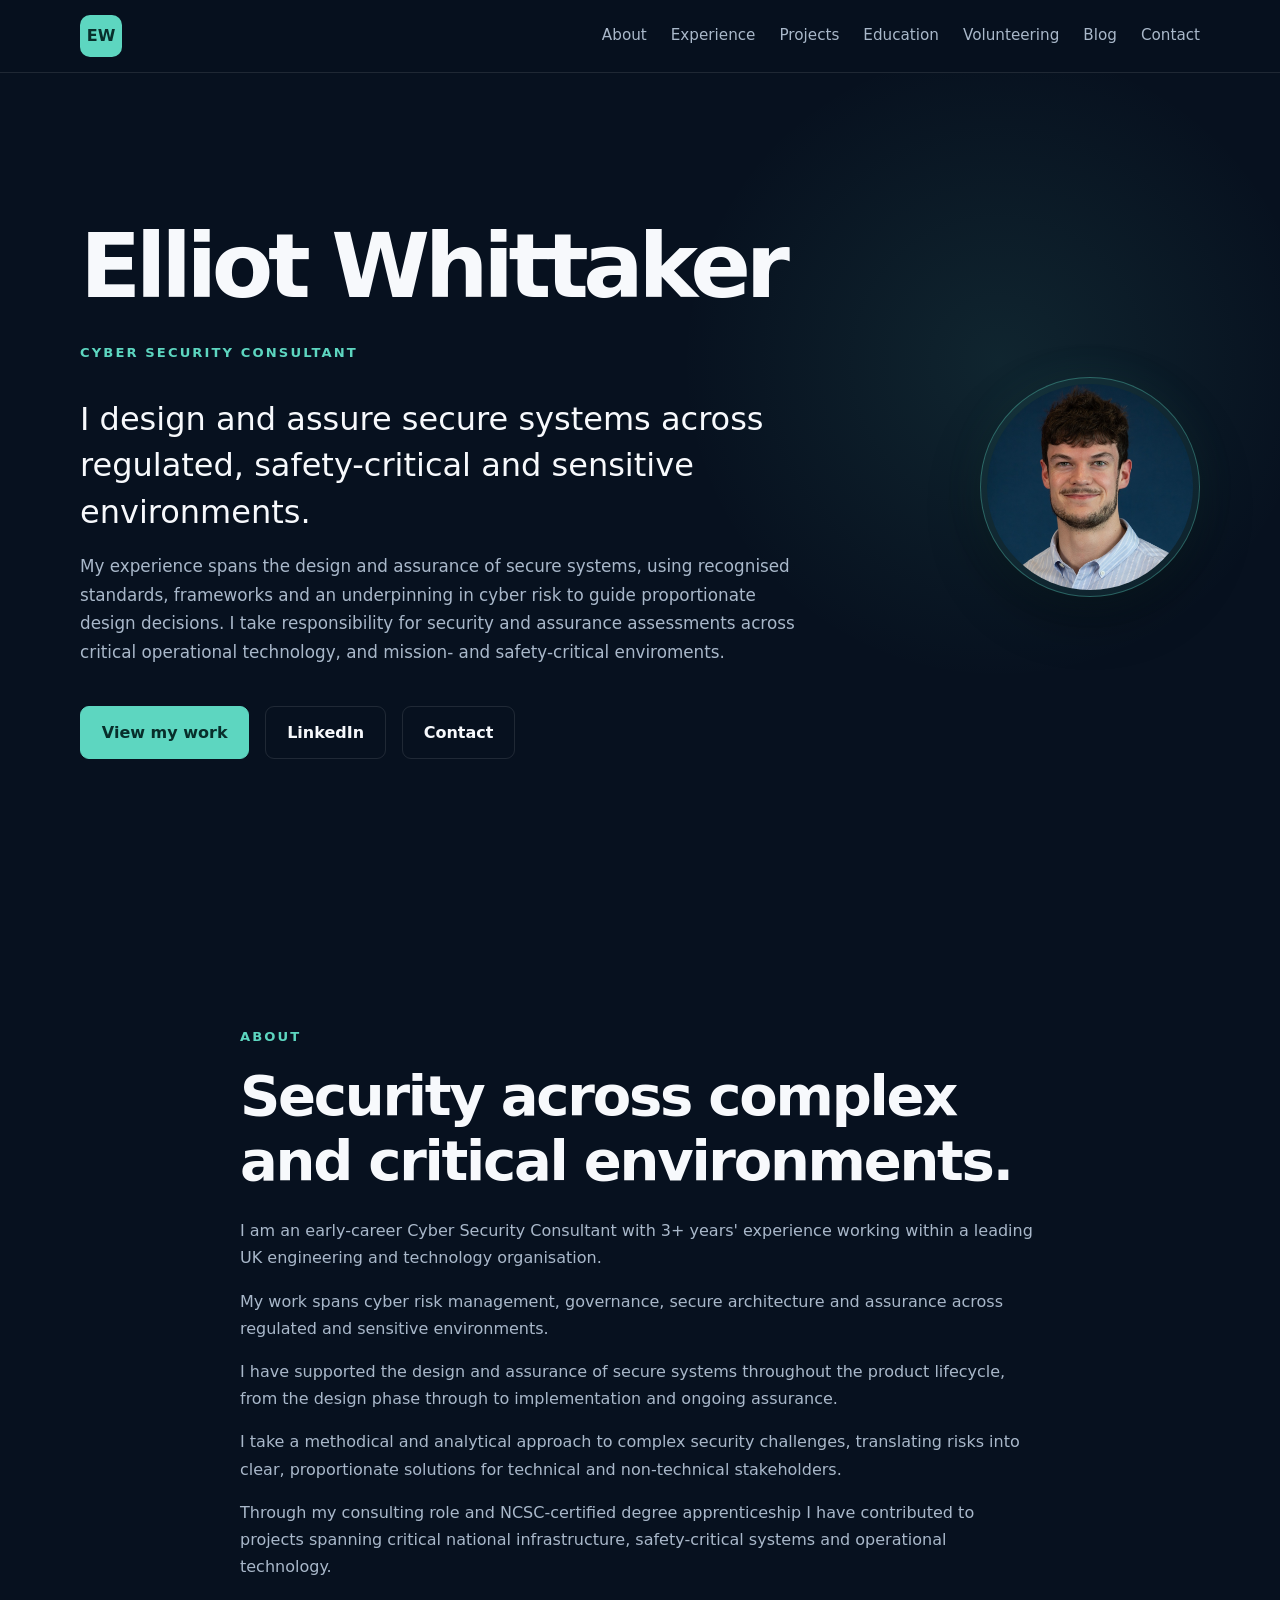
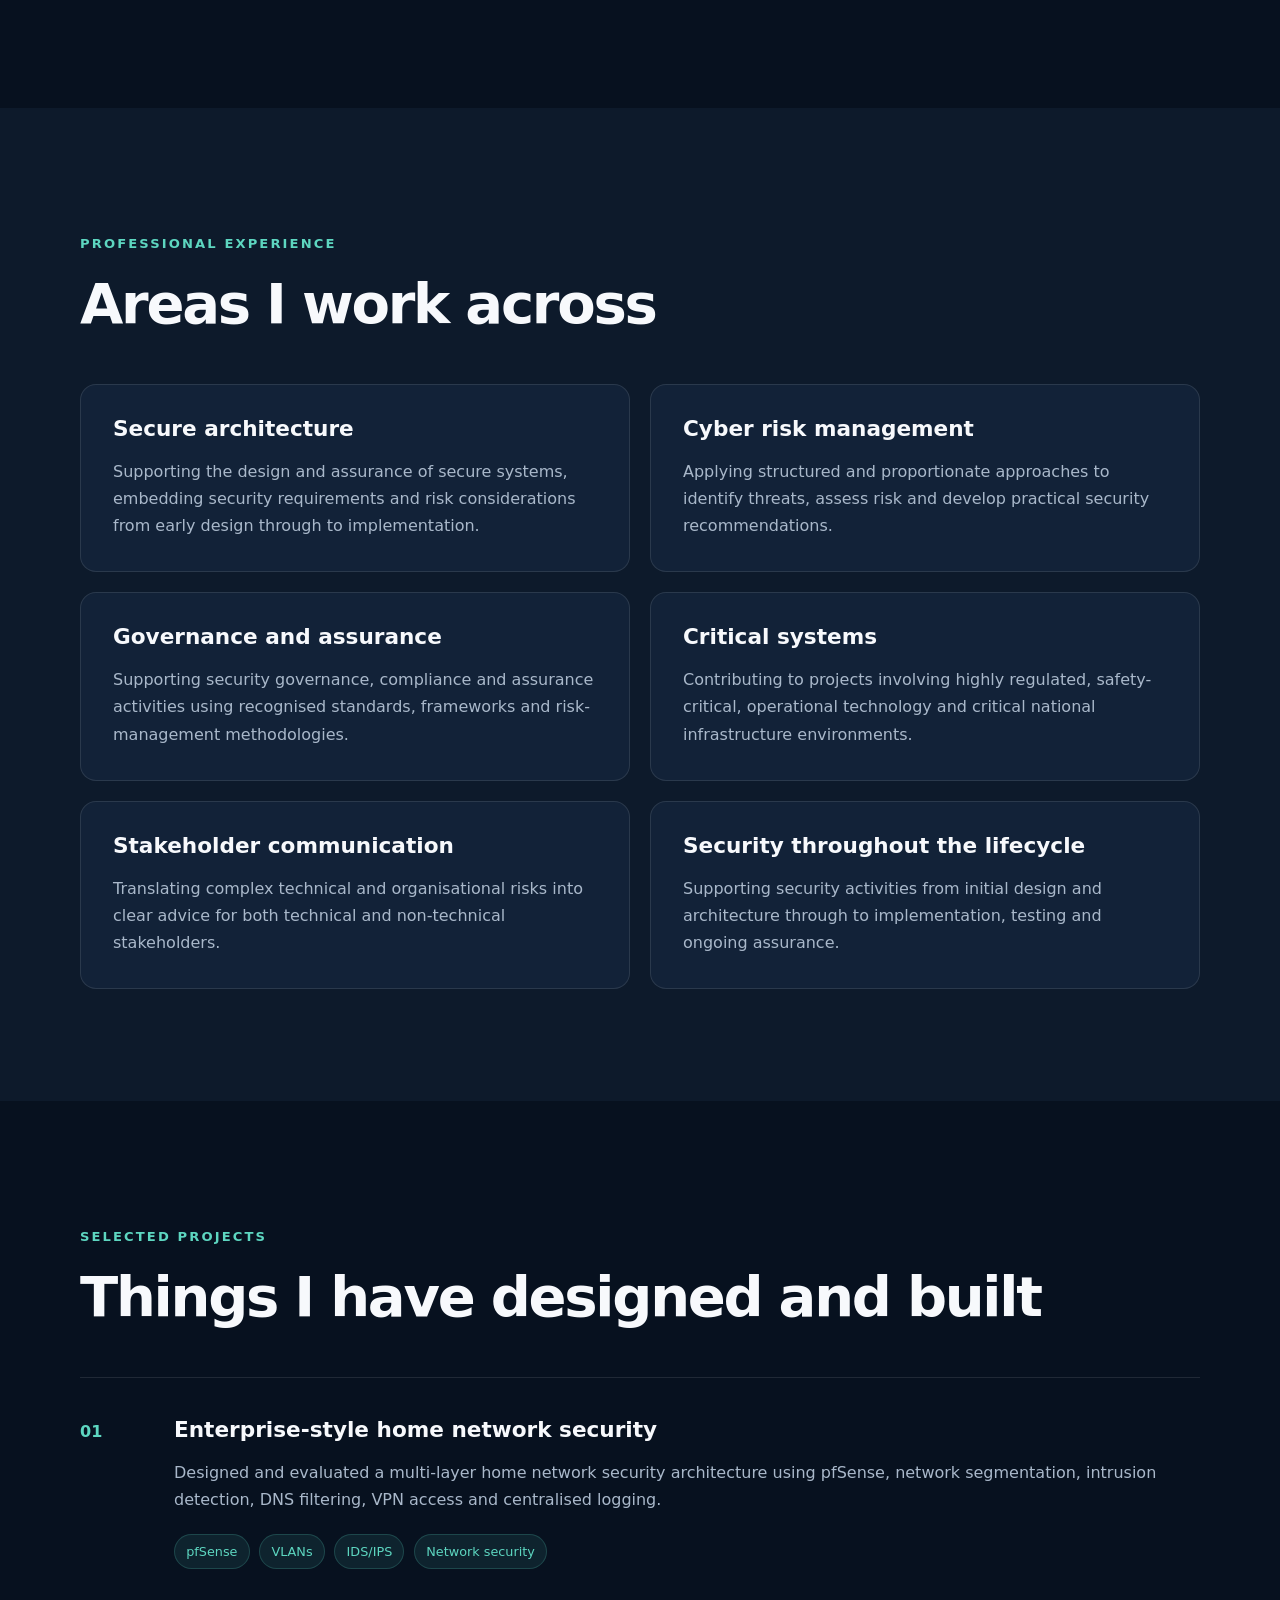
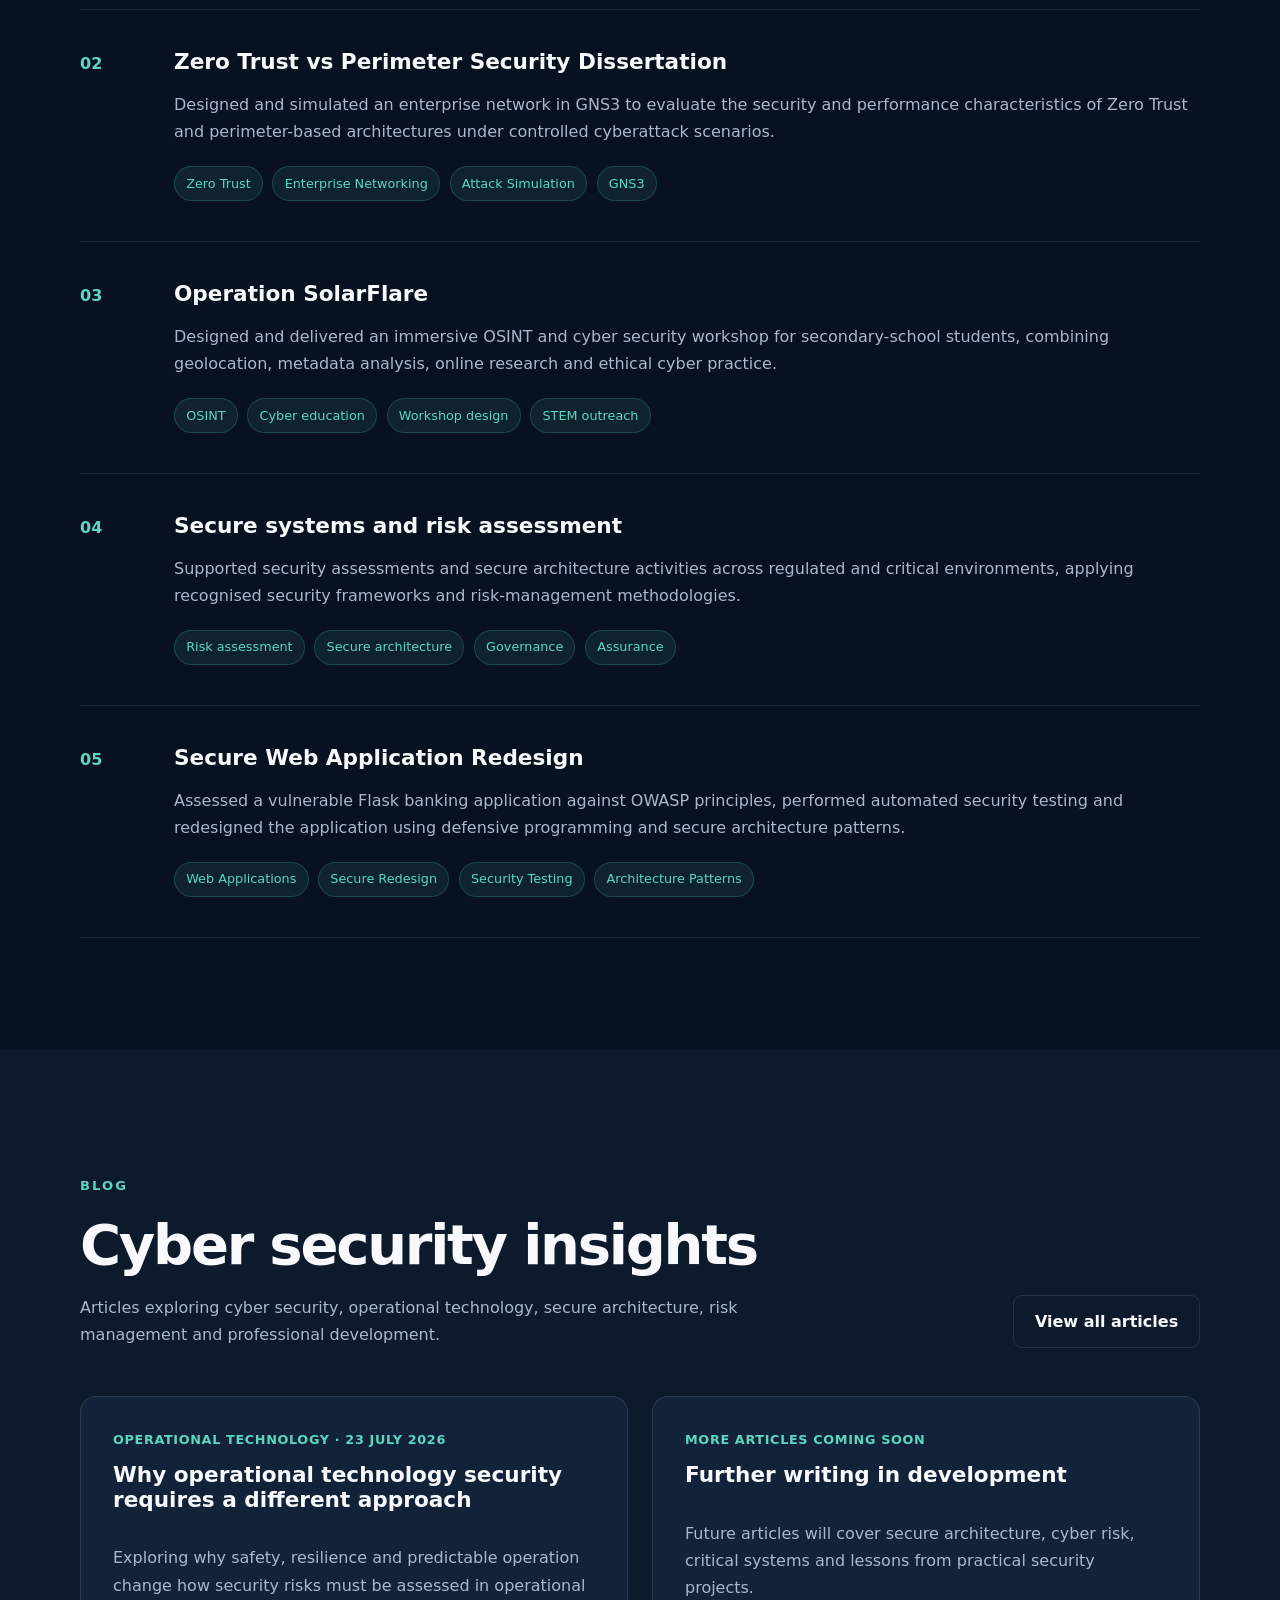
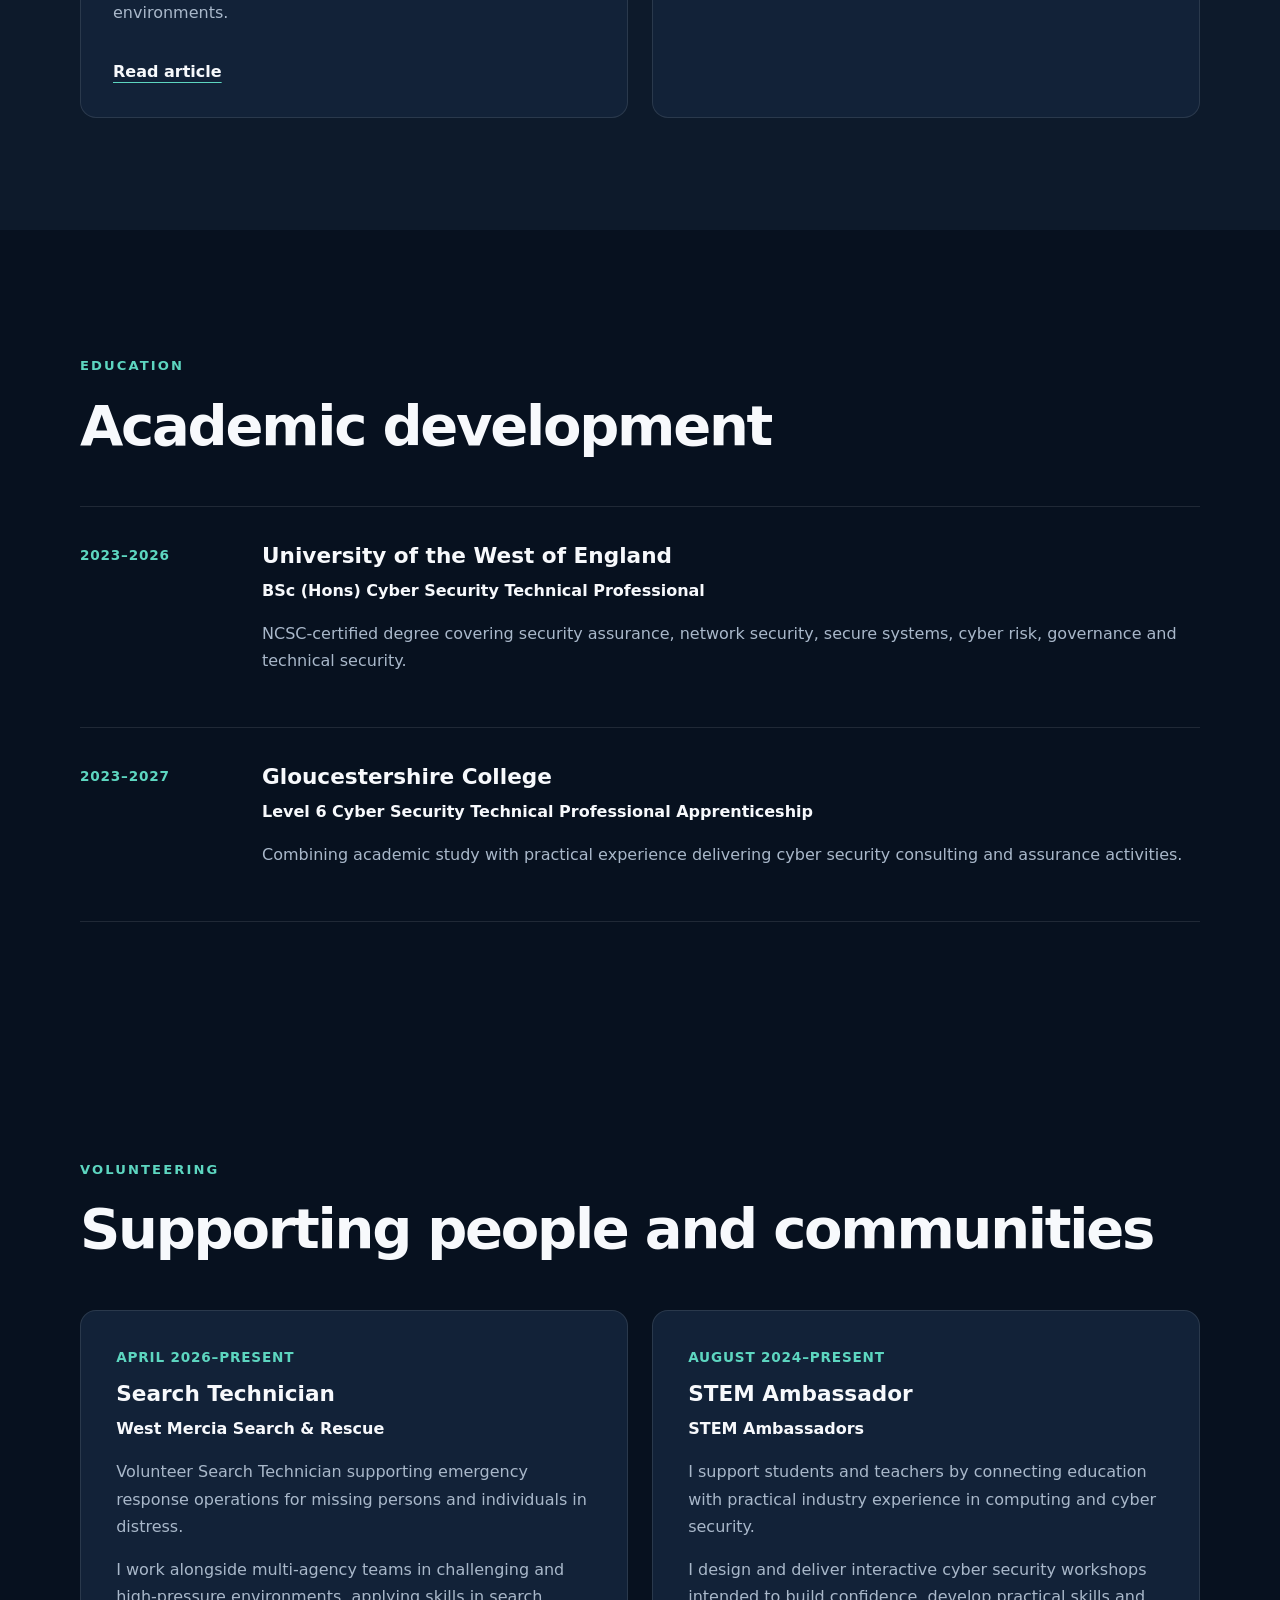
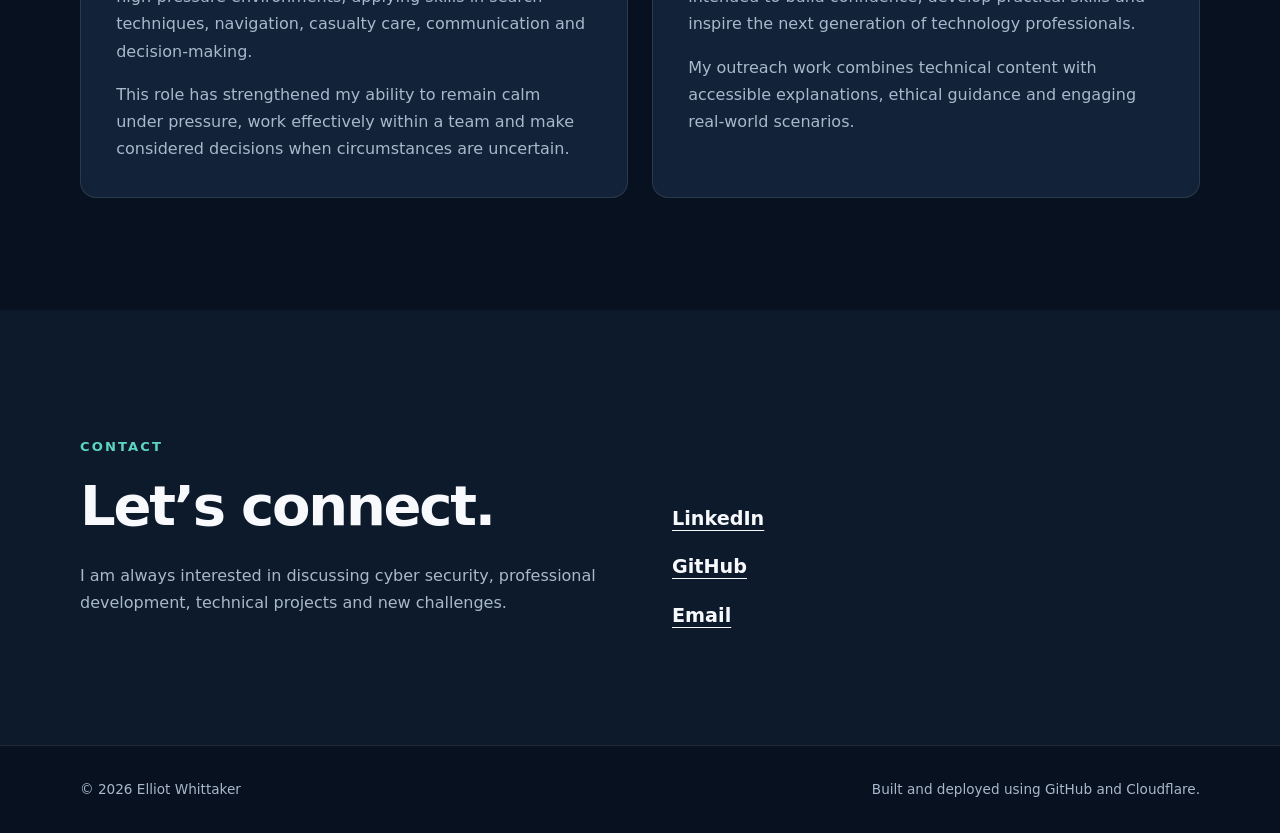
<file: index.html>
<!DOCTYPE html>
<html lang="en">
<head>
    <meta charset="UTF-8">
    <meta name="viewport" content="width=device-width, initial-scale=1.0">

    <title>Elliot Whittaker | Cyber Security Consultant</title>

    <meta
        name="description"
        content="Elliot Whittaker is a Cyber Security Consultant with experience in secure architecture, cyber risk, governance and security assurance across critical and regulated systems."
    >

    <link rel="stylesheet" href="styles.css">
</head>

<body>
    <header class="site-header">
        <div class="container nav-container">
            <a href="#home" class="logo" aria-label="Elliot Whittaker homepage">
                EW
            </a>
    
            <nav aria-label="Main navigation">
                <a href="#about">About</a>
                <a href="#experience">Experience</a>
                <a href="#projects">Projects</a>
                <a href="#education">Education</a>
                <a href="#volunteering">Volunteering</a>
                <a href="blog.html">Blog</a>
                <a href="#contact">Contact</a>
            </nav>
        </div>
    </header>

   <main>
        <section class="hero" id="home">
            <div class="container hero-layout">
        
                <div class="hero-text">
        
                    <h1>Elliot Whittaker</h1>

                    <p class="eyebrow">Cyber Security Consultant</p>
                    
                    <p class="hero-summary">
                        I design and assure secure systems across regulated,
                        safety-critical and sensitive environments.
                    </p>
        
                    <p class="hero-detail">
                        My experience spans the design and assurance of secure systems,
                        using recognised standards, frameworks and an underpinning in
                        cyber risk to guide proportionate design decisions. 
                        
                        I take responsibility for security and assurance assessments
                        across critical operational technology,
                        and mission- and safety-critical enviroments.
                    </p>
        
                    <div class="hero-actions">
                        <a href="#projects" class="button primary-button">
                            View my work
                        </a>
        
                        <a
                            href="https://www.linkedin.com/in/elliot-whitt"
                            class="button secondary-button"
                            target="_blank"
                            rel="noopener noreferrer"
                        >
                            LinkedIn
                        </a>
        
                        <a href="#contact" class="button secondary-button">
                            Contact
                        </a>
                    </div>
                </div>
        
                <div class="hero-image-wrapper">
                    <img
                        src="elliot_whittaker_headshot.jpg"
                        alt="Professional headshot of Elliot Whittaker"
                        class="hero-image"
                        width="800"
                        height="800"
                        loading="eager"
                        decoding="async"
                    >
                </div>
        
            </div>
        </section>
       
        <section class="section" id="about">
            <div class="container narrow-container">
                <p class="section-label">About</p>
                <h2>Security across complex and critical environments.</h2>

                <p>
                    I am an early-career Cyber Security Consultant with 3+ years' experience
                    working within a leading UK engineering and technology organisation.
                </p>
                
                <p>
                    My work spans cyber risk management, governance, secure architecture
                    and assurance across regulated and sensitive environments.
                </p>
                
                <p>
                    I have supported the design and assurance of secure systems
                    throughout the product lifecycle, from the design phase
                    through to implementation and ongoing assurance.
                </p>

                <p>
                    I take a methodical and analytical approach to complex
                    security challenges, translating risks into clear, 
                    proportionate solutions for technical and non-technical stakeholders.
                </p>

                <p>
                    Through my consulting role and NCSC-certified degree apprenticeship
                    I have contributed to projects spanning critical national infrastructure, 
                    safety-critical systems and operational technology.
                </p>

            </div>
        </section>

        <section class="section alternate-section" id="experience">
            <div class="container">
                <p class="section-label">Professional experience</p>
                <h2>Areas I work across</h2>

                <div class="card-grid">
                    <article class="card">
                        <h3>Secure architecture</h3>
                        <p>
                            Supporting the design and assurance of secure systems,
                            embedding security requirements and risk considerations
                            from early design through to implementation.
                        </p>
                    </article>

                    <article class="card">
                        <h3>Cyber risk management</h3>
                        <p>
                            Applying structured and proportionate approaches to
                            identify threats, assess risk and develop practical
                            security recommendations.
                        </p>
                    </article>

                    <article class="card">
                        <h3>Governance and assurance</h3>
                        <p>
                            Supporting security governance, compliance and assurance
                            activities using recognised standards, frameworks and
                            risk-management methodologies.
                        </p>
                    </article>

                    <article class="card">
                        <h3>Critical systems</h3>
                        <p>
                            Contributing to projects involving highly regulated,
                            safety-critical, operational technology and critical
                            national infrastructure environments.
                        </p>
                    </article>

                    <article class="card">
                        <h3>Stakeholder communication</h3>
                        <p>
                            Translating complex technical and organisational risks
                            into clear advice for both technical and non-technical
                            stakeholders.
                        </p>
                    </article>

                    <article class="card">
                        <h3>Security throughout the lifecycle</h3>
                        <p>
                            Supporting security activities from initial design and
                            architecture through to implementation, testing and
                            ongoing assurance.
                        </p>
                    </article>
                </div>
            </div>
        </section>

        <section class="section" id="projects">
            <div class="container">
                <p class="section-label">Selected projects</p>
                <h2>Things I have designed and built</h2>

                <div class="project-list">
                    <article class="project">
                        <div>
                            <p class="project-number">01</p>
                        </div>

                        <div>
                            <h3>Enterprise-style home network security</h3>
                            <p>
                                Designed and evaluated a multi-layer home network
                                security architecture using pfSense, network
                                segmentation, intrusion detection, DNS filtering,
                                VPN access and centralised logging.
                            </p>

                            <div class="tags">
                                <span>pfSense</span>
                                <span>VLANs</span>
                                <span>IDS/IPS</span>
                                <span>Network security</span>
                            </div>
                        </div>
                        
                    </article>
                    <article class="project">
                        <div>
                            <p class="project-number">02</p>
                        </div>

                        <div>
                            <h3>Zero Trust vs Perimeter Security Dissertation</h3>
                            <p>
                                Designed and simulated an enterprise network in GNS3
                                to evaluate the security and performance characteristics
                                of Zero Trust and perimeter-based architectures
                                under controlled cyberattack scenarios.
                            </p>

                            <div class="tags">
                                <span>Zero Trust</span>
                                <span>Enterprise Networking</span>
                                <span>Attack Simulation</span>
                                <span>GNS3</span>
                            </div>
                        </div>
                        
                    </article>
                    <article class="project">
                        <div>
                            <p class="project-number">03</p>
                        </div>

                        <div>
                            <h3>Operation SolarFlare</h3>
                            <p>
                                Designed and delivered an immersive OSINT and cyber
                                security workshop for secondary-school students,
                                combining geolocation, metadata analysis, online
                                research and ethical cyber practice.
                            </p>

                            <div class="tags">
                                <span>OSINT</span>
                                <span>Cyber education</span>
                                <span>Workshop design</span>
                                <span>STEM outreach</span>
                            </div>
                        </div>
                    </article>

                    <article class="project">
                        <div>
                            <p class="project-number">04</p>
                        </div>

                        <div>
                            <h3>Secure systems and risk assessment</h3>
                            <p>
                                Supported security assessments and secure architecture
                                activities across regulated and critical environments,
                                applying recognised security frameworks and
                                risk-management methodologies.
                            </p>

                            <div class="tags">
                                <span>Risk assessment</span>
                                <span>Secure architecture</span>
                                <span>Governance</span>
                                <span>Assurance</span>
                            </div>
                        </div>
                    </article>

                    <article class="project">
                        <div>
                            <p class="project-number">05</p>
                        </div>

                        <div>
                            <h3>Secure Web Application Redesign</h3>
                            <p>
                                Assessed a vulnerable Flask banking application
                                against OWASP principles, performed automated 
                                security testing and redesigned the application using
                                defensive programming and secure architecture patterns.
                            </p>

                            <div class="tags">
                                <span>Web Applications</span>
                                <span>Secure Redesign</span>
                                <span>Security Testing</span>
                                <span>Architecture Patterns</span>
                            </div>
                        </div>
                    </article>
                </div>
            </div>
        </section>


        <section class="section alternate-section" id="blog">
            <div class="container">
                <div class="section-heading-row">
                    <div>
                        <p class="section-label">Blog</p>
                        <h2>Cyber security insights</h2>
        
                        <p class="section-introduction">
                            Articles exploring cyber security, operational technology,
                            secure architecture, risk management and professional
                            development.
                        </p>
                    </div>
        
                    <a href="blog.html" class="button secondary-button">
                        View all articles
                    </a>
                </div>
        
                <div class="blog-grid">
                    <article class="blog-card">
                        <p class="blog-meta">
                            Operational Technology · 23 July 2026
                        </p>
        
                        <h3>
                            <a href="blog/securing-operational-technology.html">
                                Why operational technology security requires a
                                different approach
                            </a>
                        </h3>
        
                        <p>
                            Exploring why safety, resilience and predictable operation
                            change how security risks must be assessed in operational
                            environments.
                        </p>
        
                        <a
                            href="blog/securing-operational-technology.html"
                            class="text-link"
                        >
                            Read article
                        </a>
                    </article>
        
                    <article class="blog-card">
                        <p class="blog-meta">
                            More articles coming soon
                        </p>
        
                        <h3>Further writing in development</h3>
        
                        <p>
                            Future articles will cover secure architecture, cyber risk,
                            critical systems and lessons from practical security
                            projects.
                        </p>
                    </article>
                </div>
            </div>
        </section>
       
        <section class="section" id="education">
            <div class="container">
                <p class="section-label">Education</p>
                <h2>Academic development</h2>

                <div class="timeline">
                    <article class="timeline-item">
                        <p class="timeline-date">2023–2026</p>

                        <div>
                            <h3>University of the West of England</h3>
                            <p class="timeline-title">
                                BSc (Hons) Cyber Security Technical Professional
                            </p>
                            <p>
                                NCSC-certified degree covering security assurance,
                                network security, secure systems, cyber risk,
                                governance and technical security.
                            </p>
                        </div>
                    </article>

                    <article class="timeline-item">
                        <p class="timeline-date">2023–2027</p>

                        <div>
                            <h3>Gloucestershire College</h3>
                            <p class="timeline-title">
                                Level 6 Cyber Security Technical Professional
                                Apprenticeship
                            </p>
                            <p>
                                Combining academic study with practical experience
                                delivering cyber security consulting and assurance
                                activities.
                            </p>
                        </div>
                    </article>
                </div>
            </div>
        </section>

        <section class="section" id="volunteering">
            <div class="container">
                <p class="section-label">Volunteering</p>
                <h2>Supporting people and communities</h2>

                <div class="volunteering-grid">
                    <article class="volunteering-card">
                        <p class="role-date">April 2026–Present</p>
                        <h3>Search Technician</h3>
                        <p class="organisation">
                            West Mercia Search &amp; Rescue
                        </p>

                        <p>
                            Volunteer Search Technician supporting emergency
                            response operations for missing persons and individuals
                            in distress.
                        </p>

                        <p>
                            I work alongside multi-agency teams in challenging and
                            high-pressure environments, applying skills in search
                            techniques, navigation, casualty care, communication and
                            decision-making.
                        </p>

                        <p>
                            This role has strengthened my ability to remain calm under
                            pressure, work effectively within a team and make
                            considered decisions when circumstances are uncertain.
                        </p>
                    </article>

                    <article class="volunteering-card">
                        <p class="role-date">August 2024–Present</p>
                        <h3>STEM Ambassador</h3>
                        <p class="organisation">STEM Ambassadors</p>

                        <p>
                            I support students and teachers by connecting education
                            with practical industry experience in computing and cyber
                            security.
                        </p>

                        <p>
                            I design and deliver interactive cyber security workshops
                            intended to build confidence, develop practical skills and
                            inspire the next generation of technology professionals.
                        </p>

                        <p>
                            My outreach work combines technical content with
                            accessible explanations, ethical guidance and engaging
                            real-world scenarios.
                        </p>
                    </article>
                </div>
            </div>
        </section>

        <section class="section alternate-section" id="contact">
            <div class="container contact-container">
                <div>
                    <p class="section-label">Contact</p>
                    <h2>Let’s connect.</h2>

                    <p>
                        I am always interested in discussing cyber security,
                        professional development, technical projects and new
                        challenges.
                    </p>
                </div>

                <div class="contact-links">
                    <a
                        href="https://www.linkedin.com/in/elliot-whitt"
                        target="_blank"
                        rel="noopener noreferrer"
                    >
                        LinkedIn
                    </a>

                    <a
                        href="https://github.com/error404EW"
                        target="_blank"
                        rel="noopener noreferrer"
                    >
                        GitHub
                    </a>

                    <a href="mailto:contact@elliotwhittaker.co.uk">
                        Email
                    </a>
                </div>
            </div>
        </section>
    </main>

    <footer>
        <div class="container footer-content">
            <p>© 2026 Elliot Whittaker</p>
            <p>Built and deployed using GitHub and Cloudflare.</p>
        </div>
    </footer>

</body>
</html>
</file>
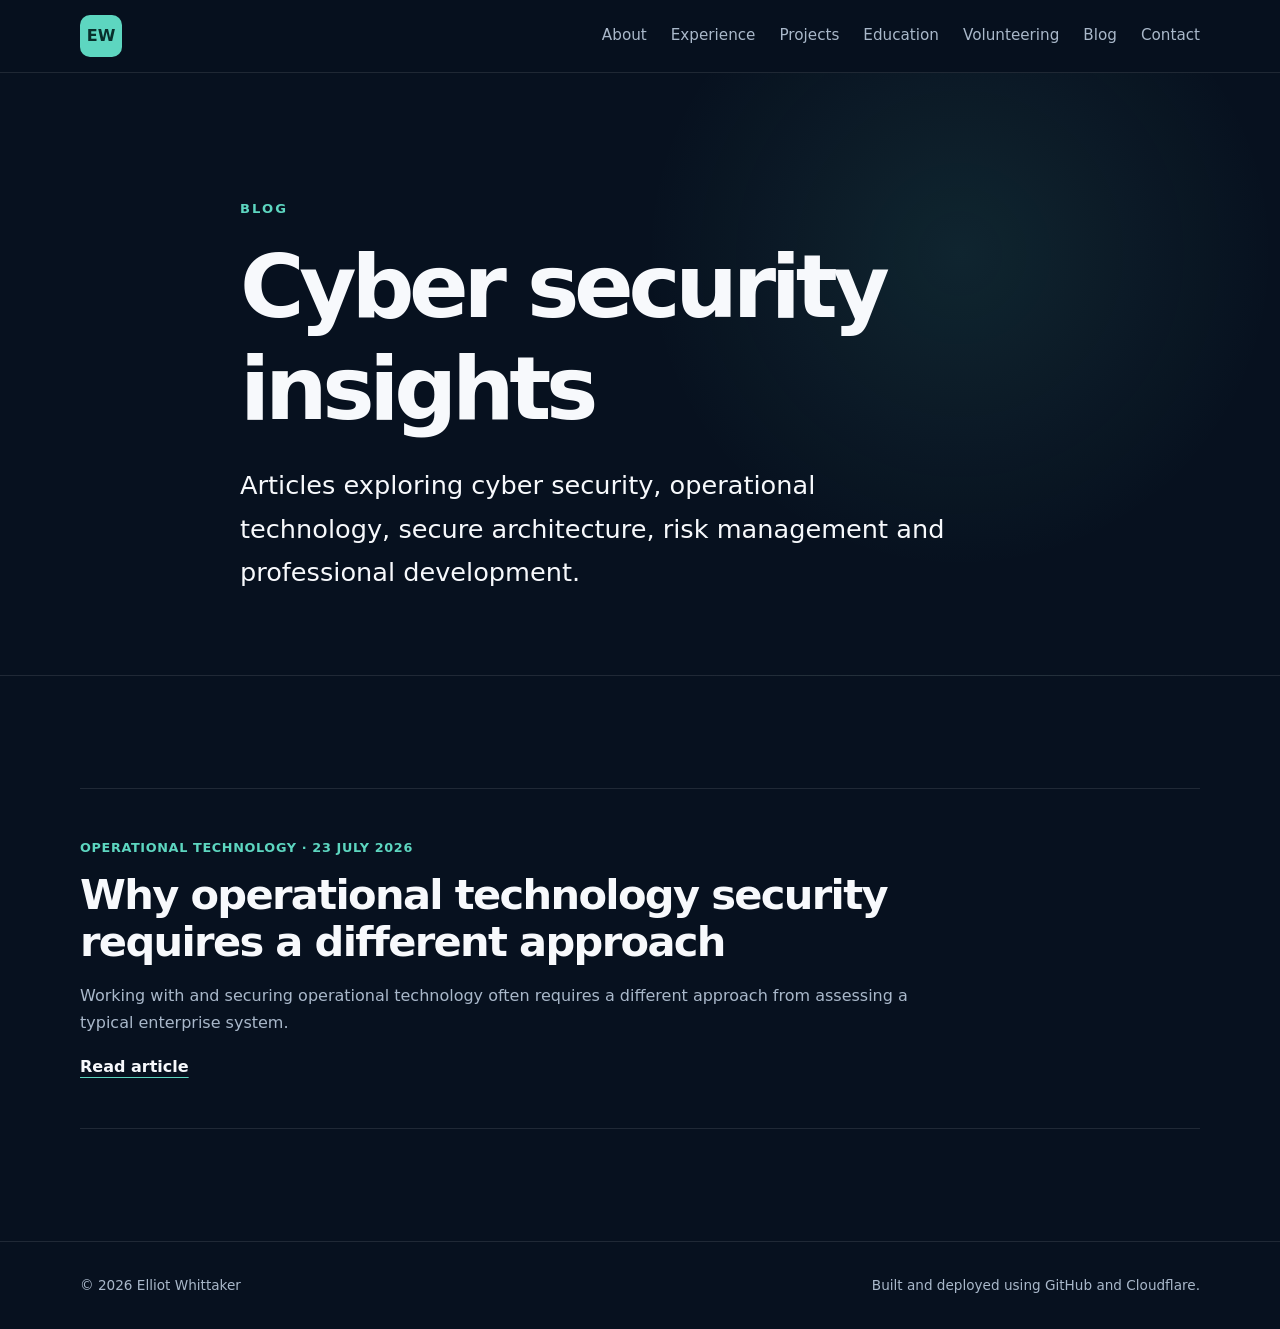
<file: blog.html>
<!DOCTYPE html>
<html lang="en">
<head>
    <meta charset="UTF-8">

    <meta
        name="viewport"
        content="width=device-width, initial-scale=1.0"
    >

    <title>Cyber Security Blog | Elliot Whittaker</title>

    <meta
        name="description"
        content="Cyber security articles by Elliot Whittaker covering operational technology, secure architecture, cyber risk, governance and critical systems."
    >

    <link rel="stylesheet" href="styles.css">
</head>

<body>
    <header class="site-header">
        <div class="container nav-container">
            <a
                href="index.html"
                class="logo"
                aria-label="Elliot Whittaker homepage"
            >
                EW
            </a>

            <nav aria-label="Main navigation">
                <a href="index.html#about">About</a>
                <a href="index.html#experience">Experience</a>
                <a href="index.html#projects">Projects</a>
                <a href="index.html#education">Education</a>
                <a href="index.html#volunteering">Volunteering</a>
                <a href="blog.html" aria-current="page">Blog</a>
                <a href="index.html#contact">Contact</a>
            </nav>
        </div>
    </header>

    <main>
        <section class="blog-hero">
            <div class="container narrow-container">
                <p class="section-label">Blog</p>

                <h1>Cyber security insights</h1>

                <p class="blog-hero-summary">
                    Articles exploring cyber security, operational technology,
                    secure architecture, risk management and professional
                    development.
                </p>
            </div>
        </section>

        <section class="section">
            <div class="container">
                <div class="blog-list">
                    <article class="blog-list-item">
                        <div class="blog-list-content">
                            <p class="blog-meta">
                                Operational Technology · 23 July 2026
                            </p>

                            <h2>
                                <a href="blog/securing-operational-technology.html">
                                    Why operational technology security
                                    requires a different approach
                                </a>
                            </h2>

                            <p>
                                Working with and securing operational technology
                                often requires a different approach from
                                assessing a typical enterprise system. 
                            </p>

                            <a
                                href="blog/securing-operational-technology.html"
                                class="text-link"
                            >
                                Read article
                            </a>
                        </div>
                    </article>
                </div>
            </div>
        </section>
    </main>

    <footer>
        <div class="container footer-content">
            <p>© 2026 Elliot Whittaker</p>
            <p>Built and deployed using GitHub and Cloudflare.</p>
        </div>
    </footer>
</body>
</html>
</file>
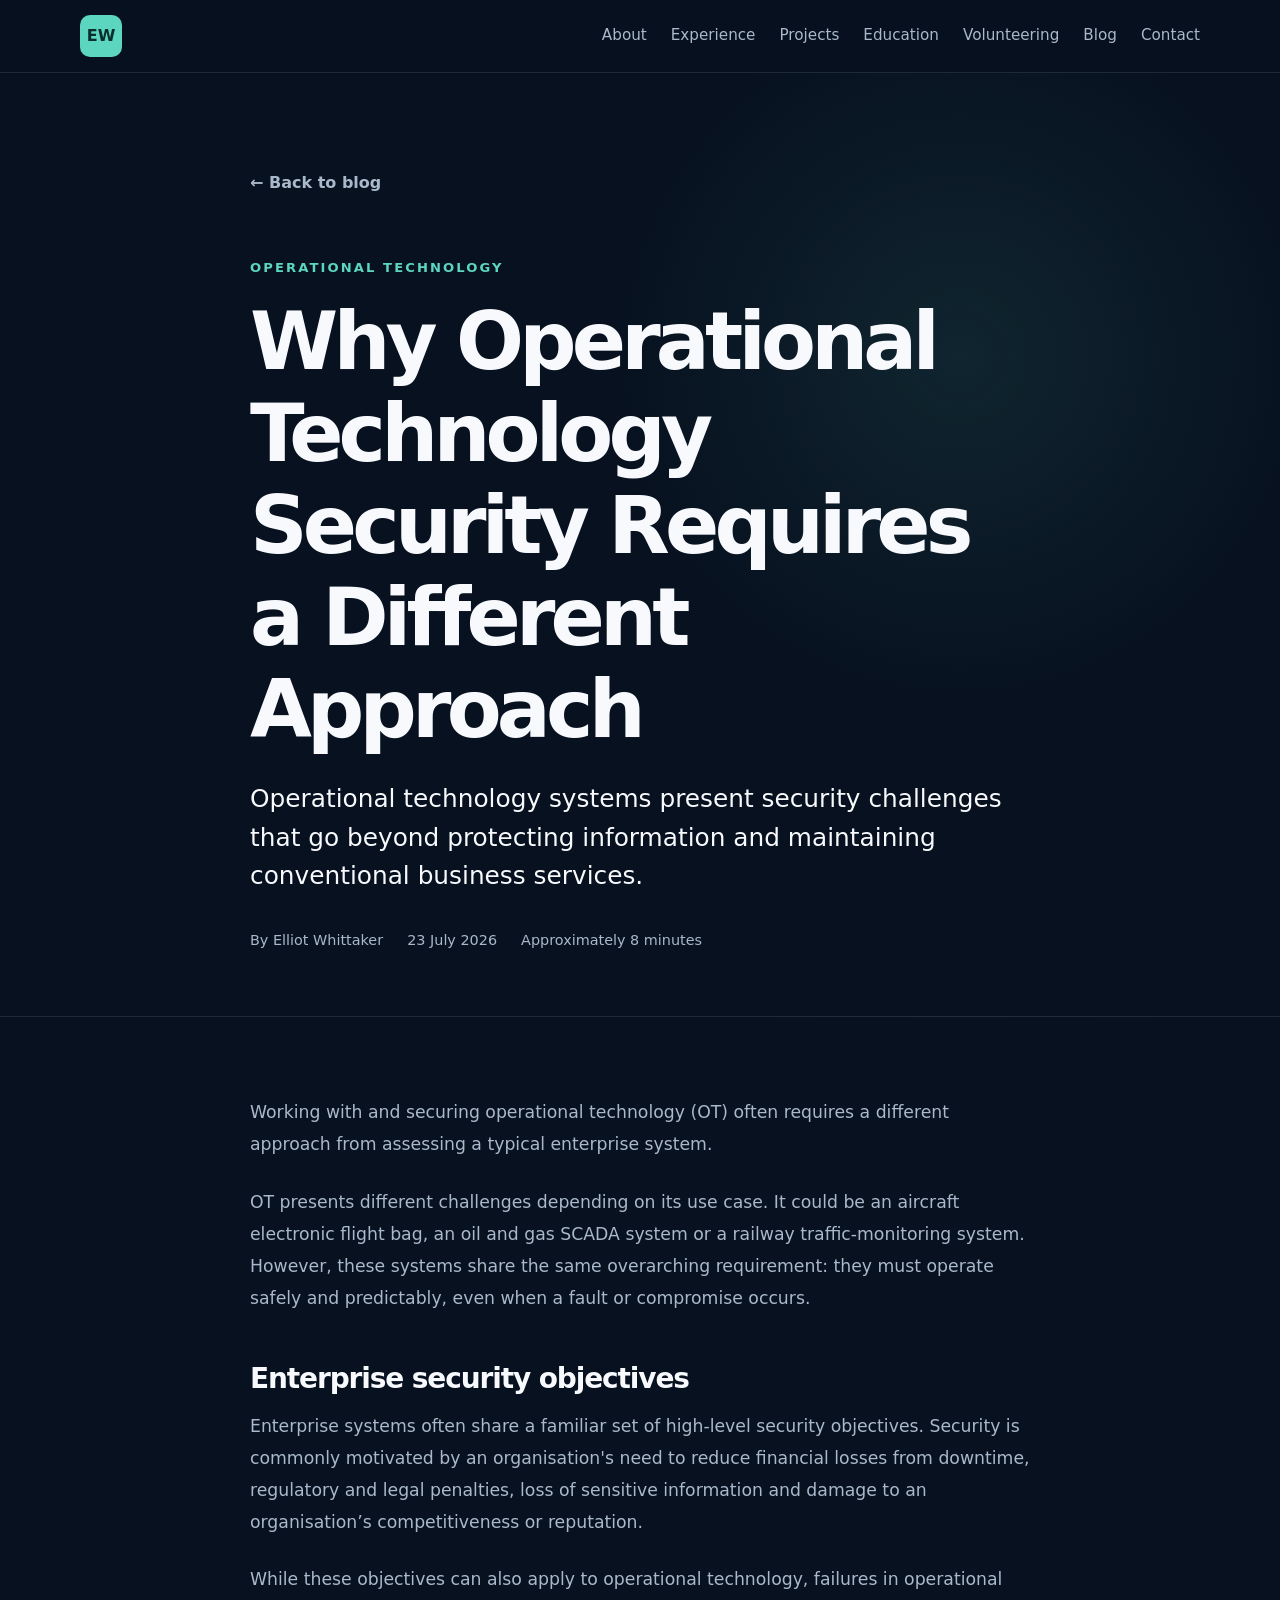
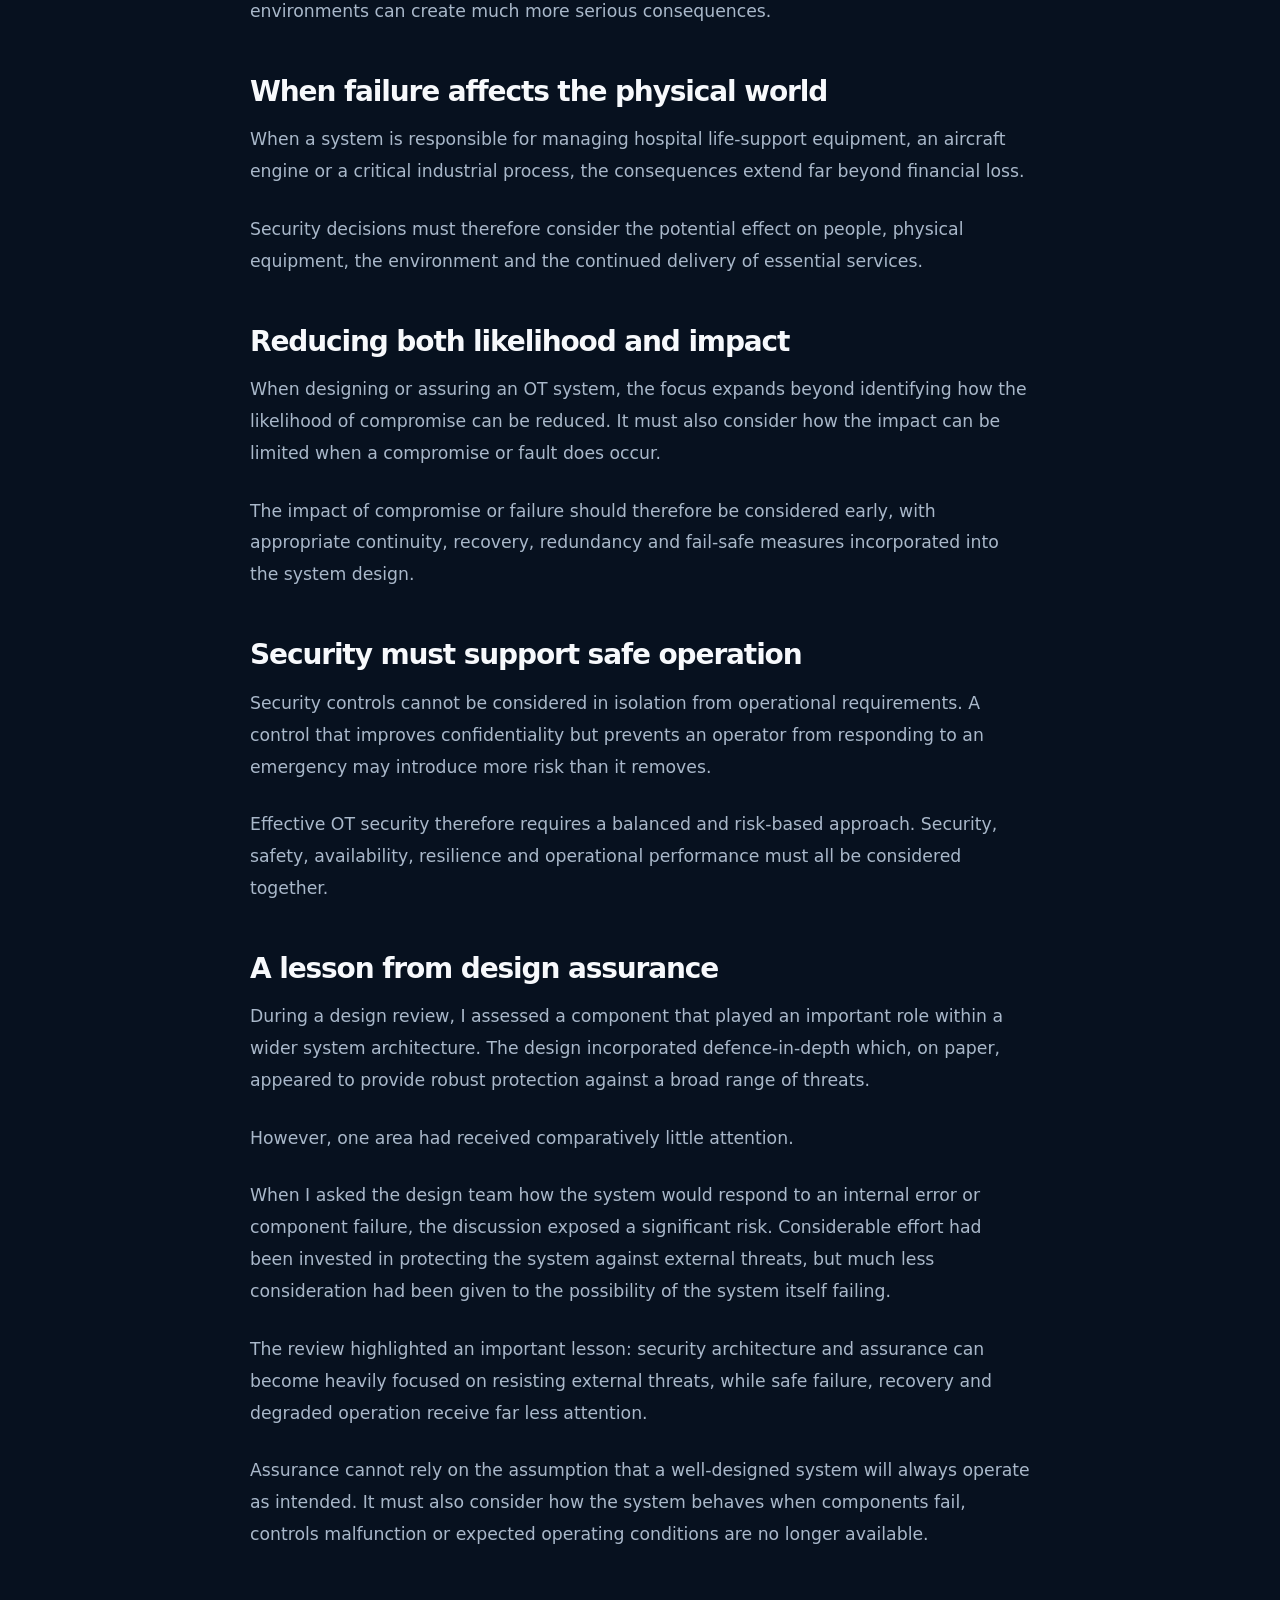
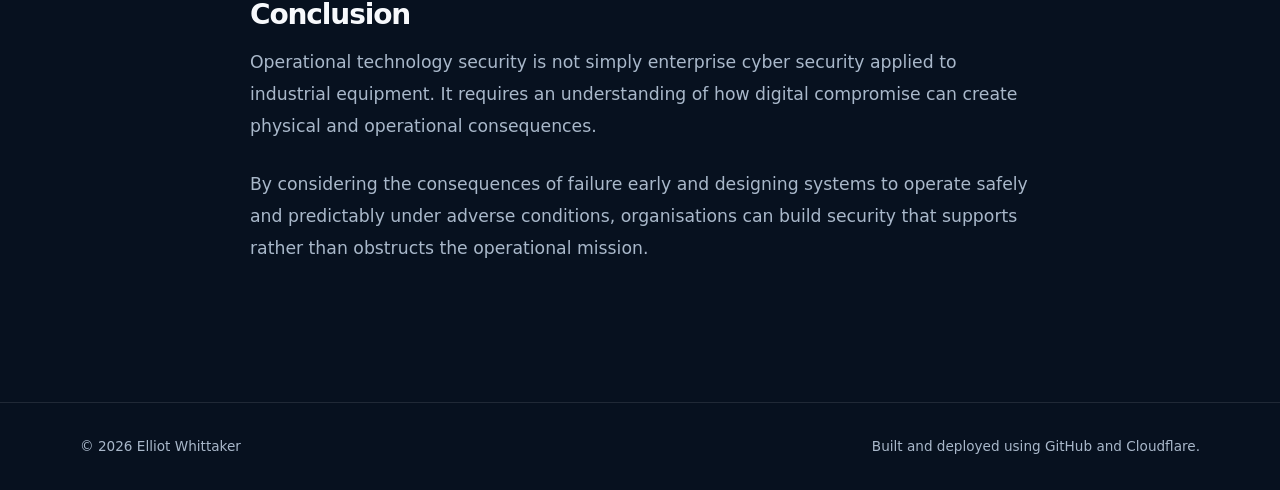
<file: blog/securing-operational-technology.html>
<!DOCTYPE html>
<html lang="en">
<head>
    <meta charset="UTF-8">

    <meta
        name="viewport"
        content="width=device-width, initial-scale=1.0"
    >

    <title>
        Why Operational Technology Security Requires a Different Approach |
        Elliot Whittaker
    </title>

    <meta
        name="description"
        content="An introduction to operational technology security, examining safety, resilience, continuity and the consequences of compromise or failure."
    >

    <link rel="stylesheet" href="../styles.css">
</head>

<body>
    <header class="site-header">
        <div class="container nav-container">
            <a
                href="../index.html"
                class="logo"
                aria-label="Elliot Whittaker homepage"
            >
                EW
            </a>

            <nav aria-label="Main navigation">
                <a href="../index.html#about">About</a>
                <a href="../index.html#experience">Experience</a>
                <a href="../index.html#projects">Projects</a>
                <a href="../index.html#education">Education</a>
                <a href="../index.html#volunteering">Volunteering</a>
                <a href="../blog.html">Blog</a>
                <a href="../index.html#contact">Contact</a>
            </nav>
        </div>
    </header>

    <main>
        <article>
            <header class="article-header">
                <div class="container article-container">
                    <a href="../blog.html" class="back-link">
                        ← Back to blog
                    </a>

                    <p class="section-label">
                        Operational Technology
                    </p>

                    <h1>
                        Why Operational Technology Security Requires a
                        Different Approach
                    </h1>

                    <p class="article-introduction">
                        Operational technology systems present security
                        challenges that go beyond protecting information and
                        maintaining conventional business services.
                    </p>

                    <div class="article-details">
                        <p>By Elliot Whittaker</p>
                        <p>
                            <time datetime="2026-07-23">
                                23 July 2026
                            </time>
                        </p>
                        <p>Approximately 8 minutes</p>
                    </div>
                </div>
            </header>

            <div class="container article-container article-content">
                <p>
                    Working with and securing operational technology (OT) often
                    requires a different approach from assessing a typical
                    enterprise system.
                </p>

                <p>
                    OT presents different challenges depending on its use
                    case. It could be an aircraft electronic flight bag, an
                    oil and gas SCADA system or a railway traffic-monitoring
                    system. However, these systems share the same overarching
                    requirement: they must operate safely and predictably,
                    even when a fault or compromise occurs.
                </p>

                <h2>Enterprise security objectives</h2>

                <p>
                    Enterprise systems often share a familiar set of
                    high-level security objectives. Security is commonly
                    motivated by an organisation's need to reduce financial losses from
                    downtime, regulatory and legal penalties, loss of
                    sensitive information and damage to an organisation’s
                    competitiveness or reputation.
                </p>

                <p>
                    While these objectives can also apply to operational
                    technology, failures in operational environments can
                    create much more serious consequences.
                </p>

                <h2>When failure affects the physical world</h2>

                <p>
                    When a system is responsible for managing hospital
                    life-support equipment, an aircraft engine or a critical
                    industrial process, the consequences extend far beyond
                    financial loss.
                </p>

                <p>
                    Security decisions must therefore consider the potential
                    effect on people, physical equipment, the environment and
                    the continued delivery of essential services.
                </p>

                <h2>Reducing both likelihood and impact</h2>

                <p>
                    When designing or assuring an OT system, the focus expands
                    beyond identifying how the likelihood of compromise can be
                    reduced. It must also consider how the impact can be
                    limited when a compromise or fault does occur.
                </p>

                <p>
                    The impact of compromise or failure should therefore be
                    considered early, with appropriate continuity, recovery,
                    redundancy and fail-safe measures incorporated into the
                    system design.
                </p>

                <h2>Security must support safe operation</h2>

                <p>
                    Security controls cannot be considered in isolation from
                    operational requirements. A control that improves
                    confidentiality but prevents an operator from responding
                    to an emergency may introduce more risk than it removes.
                </p>

                <p>
                    Effective OT security therefore requires a balanced and
                    risk-based approach. Security, safety, availability,
                    resilience and operational performance must all be
                    considered together.
                </p>

                <h2>A lesson from design assurance</h2>
                
                <p>
                    During a design review, I assessed a component that played an
                    important role within a wider system architecture. The design
                    incorporated defence-in-depth which, on paper, appeared to provide
                    robust protection against a broad range of threats.
                </p>
                
                <p>
                    However, one area had received comparatively little attention.
                </p>
                
                <p>
                    When I asked the design team how the system would respond to an
                    internal error or component failure, the discussion exposed a
                    significant risk. Considerable effort had been invested in
                    protecting the system against external threats, but much less
                    consideration had been given to the possibility of the system
                    itself failing.
                </p>
                
                <p>
                    The review highlighted an important lesson: security architecture
                    and assurance can become heavily focused on resisting external
                    threats, while safe failure, recovery and degraded operation receive
                    far less attention.
                </p>
                
                <p>
                    Assurance cannot rely on the assumption that a well-designed system
                    will always operate as intended. It must also consider how the system
                    behaves when components fail, controls malfunction or expected
                    operating conditions are no longer available.
                </p>
                
                <h2>Conclusion</h2>

                <p>
                    Operational technology security is not simply enterprise
                    cyber security applied to industrial equipment. It
                    requires an understanding of how digital compromise can
                    create physical and operational consequences.
                </p>

                <p>
                    By considering the consequences of failure early and
                    designing systems to operate safely and predictably under
                    adverse conditions, organisations can build security that
                    supports rather than obstructs the operational mission.
                </p>
            </div>
        </article>
    </main>

    <footer>
        <div class="container footer-content">
            <p>© 2026 Elliot Whittaker</p>
            <p>Built and deployed using GitHub and Cloudflare.</p>
        </div>
    </footer>
</body>
</html>
</file>
<file: styles.css>
:root {
    --background: #07111f;
    --background-secondary: #0d1a2b;
    --surface: #122238;
    --text: #f7f9fc;
    --muted: #a9b8ca;
    --accent: #5dd6c0;
    --accent-dark: #082f2b;
    --border: rgba(255, 255, 255, 0.1);
    --max-width: 1120px;
}

* {
    box-sizing: border-box;
}

html {
    scroll-behavior: smooth;
}

body {
    margin: 0;
    background: var(--background);
    color: var(--text);
    font-family:
        Inter,
        ui-sans-serif,
        system-ui,
        -apple-system,
        BlinkMacSystemFont,
        "Segoe UI",
        sans-serif;
    line-height: 1.7;
}

a {
    color: inherit;
}

img {
    max-width: 100%;
}

.container {
    width: min(90%, var(--max-width));
    margin: 0 auto;
}

.narrow-container {
    max-width: 800px;
}

/* Header and navigation */

.site-header {
    position: sticky;
    top: 0;
    z-index: 10;
    background: rgba(7, 17, 31, 0.9);
    border-bottom: 1px solid var(--border);
    backdrop-filter: blur(14px);
}

.nav-container {
    min-height: 72px;
    display: flex;
    align-items: center;
    justify-content: space-between;
}

.logo {
    width: 42px;
    height: 42px;
    display: grid;
    place-items: center;
    background: var(--accent);
    color: var(--accent-dark);
    border-radius: 10px;
    font-weight: 800;
    text-decoration: none;
}

nav {
    display: flex;
    gap: 1.5rem;
}

nav a {
    color: var(--muted);
    text-decoration: none;
    font-size: 0.95rem;
}

nav a:hover,
nav a:focus-visible {
    color: var(--text);
}

/* Typography */

.eyebrow,
.section-label {
    margin-bottom: 1rem;
    color: var(--accent);
    font-size: 0.82rem;
    font-weight: 800;
    letter-spacing: 0.16em;
    text-transform: uppercase;
}

h1,
h2,
h3 {
    margin-top: 0;
    line-height: 1.15;
}

h1 {
    margin-bottom: 1.5rem;
    font-size: clamp(3rem, 7vw, 6rem);
    letter-spacing: -0.06em;
}

h2 {
    margin-bottom: 1.5rem;
    font-size: clamp(2rem, 5vw, 3.5rem);
    letter-spacing: -0.04em;
}

h3 {
    margin-bottom: 0.8rem;
    font-size: 1.35rem;
}

p {
    color: var(--muted);
}

/* Hero */

.hero {
    min-height: calc(100vh - 72px);
    display: flex;
    align-items: center;
    padding: 6rem 0;
    background:
        radial-gradient(
            circle at 78% 35%,
            rgba(93, 214, 192, 0.1),
            transparent 28%
        );
}

.hero-layout {
    display: grid;
    grid-template-columns: minmax(0, 1fr) 220px;
    gap: 4rem;
    align-items: center;
}

.hero-text {
    min-width: 0;
}

.hero-summary {
    max-width: 760px;
    margin-bottom: 1rem;
    color: var(--text);
    font-size: clamp(1.3rem, 3vw, 2rem);
    line-height: 1.45;
}

.hero-detail {
    max-width: 720px;
    font-size: 1.05rem;
}

.hero-actions {
    display: flex;
    flex-wrap: wrap;
    gap: 1rem;
    margin-top: 2.5rem;
}

.hero-image-wrapper {
    width: 220px;
    height: 220px;
    padding: 6px;
    justify-self: end;
    background: rgba(93, 214, 192, 0.08);
    border: 1px solid rgba(93, 214, 192, 0.35);
    border-radius: 50%;
    box-shadow:
        0 20px 50px rgba(0, 0, 0, 0.35),
        0 0 40px rgba(93, 214, 192, 0.08);
}

.hero-image {
    display: block;
    width: 100%;
    height: 100%;
    object-fit: cover;
    object-position: center 23%;
    border-radius: 50%;
}

/* Buttons */

.button {
    display: inline-flex;
    min-height: 48px;
    padding: 0.75rem 1.3rem;
    align-items: center;
    justify-content: center;
    border: 1px solid var(--border);
    border-radius: 9px;
    font-weight: 700;
    text-decoration: none;
    transition:
        transform 0.2s ease,
        background 0.2s ease,
        border-color 0.2s ease;
}

.button:hover {
    transform: translateY(-2px);
}

.button:focus-visible {
    outline: 3px solid rgba(93, 214, 192, 0.45);
    outline-offset: 3px;
}

.primary-button {
    background: var(--accent);
    color: var(--accent-dark);
    border-color: var(--accent);
}

.secondary-button:hover {
    background: var(--surface);
    border-color: rgba(255, 255, 255, 0.2);
}

/* General sections */

.section {
    padding: 7rem 0;
}

.alternate-section {
    background: var(--background-secondary);
}

/* Experience cards */

.card-grid {
    display: grid;
    grid-template-columns: repeat(2, 1fr);
    gap: 1.25rem;
    margin-top: 3rem;
}

.card {
    padding: 2rem;
    background: var(--surface);
    border: 1px solid var(--border);
    border-radius: 16px;
}

.card p {
    margin-bottom: 0;
}

/* Projects */

.project-list {
    margin-top: 3rem;
}

.project {
    display: grid;
    grid-template-columns: 70px 1fr;
    gap: 1.5rem;
    padding: 2.5rem 0;
    border-top: 1px solid var(--border);
}

.project:last-child {
    border-bottom: 1px solid var(--border);
}

.project-number {
    margin: 0;
    color: var(--accent);
    font-weight: 800;
}

.tags {
    display: flex;
    flex-wrap: wrap;
    gap: 0.6rem;
    margin-top: 1.3rem;
}

.tags span {
    padding: 0.35rem 0.7rem;
    background: rgba(93, 214, 192, 0.09);
    color: var(--accent);
    border: 1px solid rgba(93, 214, 192, 0.2);
    border-radius: 999px;
    font-size: 0.8rem;
}

/* Education timeline */

.timeline {
    margin-top: 3rem;
    border-top: 1px solid var(--border);
}

.timeline-item {
    display: grid;
    grid-template-columns: 150px 1fr;
    gap: 2rem;
    padding: 2.3rem 0;
    border-bottom: 1px solid var(--border);
}

.timeline-date,
.role-date {
    margin-top: 0;
    color: var(--accent);
    font-size: 0.85rem;
    font-weight: 800;
    letter-spacing: 0.06em;
    text-transform: uppercase;
}

.timeline-title,
.organisation {
    margin-top: -0.3rem;
    color: var(--text);
    font-weight: 700;
}

/* Volunteering */

.volunteering-grid {
    display: grid;
    grid-template-columns: repeat(2, 1fr);
    gap: 1.5rem;
    margin-top: 3rem;
}

.volunteering-card {
    padding: 2.2rem;
    background: var(--surface);
    border: 1px solid var(--border);
    border-radius: 16px;
}

.volunteering-card p:last-child {
    margin-bottom: 0;
}

/* Contact */

.contact-container {
    display: grid;
    grid-template-columns: 1fr 1fr;
    gap: 4rem;
    align-items: end;
}

.contact-links {
    display: flex;
    flex-direction: column;
    align-items: flex-start;
    gap: 1rem;
}

.contact-links a {
    color: var(--text);
    font-size: 1.2rem;
    font-weight: 700;
    text-underline-offset: 5px;
}

/* Footer */

footer {
    padding: 2rem 0;
    border-top: 1px solid var(--border);
}

.footer-content {
    display: flex;
    justify-content: space-between;
    gap: 2rem;
}

.footer-content p {
    margin: 0;
    font-size: 0.85rem;
}

/* Responsive layout */

@media (max-width: 900px) {
    nav {
        gap: 0.9rem;
    }

    nav a {
        font-size: 0.82rem;
    }

    .hero-layout {
        grid-template-columns: minmax(0, 1fr) 180px;
        gap: 2.5rem;
    }

    .hero-image-wrapper {
        width: 180px;
        height: 180px;
    }
}

@media (max-width: 760px) {
    nav {
        display: none;
    }

    .hero {
        min-height: auto;
        padding: 4rem 0 5rem;
    }

    .hero-layout {
        grid-template-columns: 1fr;
        gap: 2rem;
    }

    .hero-image-wrapper {
        width: 145px;
        height: 145px;
        justify-self: center;
        order: -1;
    }

    .hero-text {
        text-align: center;
    }

    .hero-summary,
    .hero-detail {
        margin-left: auto;
        margin-right: auto;
    }

    .hero-actions {
        justify-content: center;
    }

    h1 {
        font-size: clamp(2.8rem, 13vw, 4.5rem);
    }

    .section {
        padding: 5rem 0;
    }

    .card-grid,
    .contact-container,
    .volunteering-grid {
        grid-template-columns: 1fr;
    }

    .timeline-item {
        grid-template-columns: 1fr;
        gap: 0.2rem;
    }

    .project {
        grid-template-columns: 1fr;
        gap: 0.4rem;
    }

    .footer-content {
        flex-direction: column;
        gap: 0.5rem;
    }
}

@media (max-width: 480px) {
    .hero {
        padding: 3rem 0 4rem;
    }

    .hero-image-wrapper {
        width: 125px;
        height: 125px;
        padding: 4px;
    }

    .hero-summary {
        font-size: 1.18rem;
    }

    .hero-detail {
        font-size: 1rem;
    }

    .hero-actions {
        flex-direction: column;
        align-items: stretch;
    }

    .button {
        width: 100%;
    }
}

@media (prefers-reduced-motion: reduce) {
    html {
        scroll-behavior: auto;
    }

    .button {
        transition: none;
    }
}

/* Blog */

.section-heading-row {
    display: flex;
    justify-content: space-between;
    align-items: flex-end;
    gap: 3rem;
}

.section-heading-row h2 {
    margin-bottom: 1rem;
}

.section-introduction {
    max-width: 680px;
    margin-bottom: 0;
}

.blog-grid {
    display: grid;
    grid-template-columns: repeat(2, minmax(0, 1fr));
    gap: 1.5rem;
    margin-top: 3rem;
}

.blog-card {
    display: flex;
    flex-direction: column;
    padding: 2rem;
    background: var(--surface);
    border: 1px solid var(--border);
    border-radius: 16px;
}

.blog-card h3 {
    margin-bottom: 1rem;
}

.blog-card h3 a,
.blog-list-item h2 a {
    color: var(--text);
    text-decoration: none;
}

.blog-card h3 a:hover,
.blog-card h3 a:focus-visible,
.blog-list-item h2 a:hover,
.blog-list-item h2 a:focus-visible {
    color: var(--accent);
}

.blog-card .text-link {
    margin-top: auto;
    padding-top: 1rem;
}

.blog-meta {
    margin-top: 0;
    margin-bottom: 0.75rem;
    color: var(--accent);
    font-size: 0.8rem;
    font-weight: 800;
    letter-spacing: 0.05em;
    text-transform: uppercase;
}

.text-link {
    display: inline-flex;
    align-items: center;
    width: fit-content;
    color: var(--text);
    font-weight: 700;
    text-decoration-color: var(--accent);
    text-underline-offset: 5px;
}

.text-link:hover,
.text-link:focus-visible {
    color: var(--accent);
}

.blog-hero {
    padding: 7rem 0 5rem;
    background:
        radial-gradient(
            circle at 75% 30%,
            rgba(93, 214, 192, 0.1),
            transparent 30%
        );
    border-bottom: 1px solid var(--border);
}

.blog-hero h1 {
    margin-bottom: 1.5rem;
    font-size: clamp(3rem, 7vw, 5.5rem);
}

.blog-hero-summary {
    max-width: 720px;
    margin-bottom: 0;
    color: var(--text);
    font-size: clamp(1.2rem, 2vw, 1.6rem);
}

.blog-list {
    border-top: 1px solid var(--border);
}

.blog-list-item {
    padding: 3rem 0;
    border-bottom: 1px solid var(--border);
}

.blog-list-content {
    max-width: 850px;
}

.blog-list-item h2 {
    margin-bottom: 1rem;
    font-size: clamp(1.8rem, 4vw, 2.6rem);
}

@media (max-width: 760px) {
    .section-heading-row {
        align-items: flex-start;
        flex-direction: column;
        gap: 1.5rem;
    }

    .blog-grid {
        grid-template-columns: 1fr;
    }

    .blog-hero {
        padding: 4.5rem 0 3.5rem;
    }

    .blog-list-item {
        padding: 2.25rem 0;
    }
}

/* Individual articles */

.article-header {
    padding: 6rem 0 4rem;
    background:
        radial-gradient(
            circle at 75% 30%,
            rgba(93, 214, 192, 0.1),
            transparent 30%
        );
    border-bottom: 1px solid var(--border);
}

.article-container {
    max-width: 780px;
}

.back-link {
    display: inline-block;
    margin-bottom: 3rem;
    color: var(--muted);
    font-weight: 700;
    text-decoration: none;
}

.back-link:hover,
.back-link:focus-visible {
    color: var(--accent);
}

.article-header h1 {
    margin-bottom: 1.5rem;
    font-size: clamp(2.7rem, 7vw, 5rem);
}

.article-introduction {
    margin-bottom: 2rem;
    color: var(--text);
    font-size: clamp(1.2rem, 2.5vw, 1.55rem);
    line-height: 1.55;
}

.article-details {
    display: flex;
    flex-wrap: wrap;
    gap: 0.5rem 1.5rem;
}

.article-details p {
    margin: 0;
    font-size: 0.9rem;
}

.article-content {
    padding-top: 5rem;
    padding-bottom: 7rem;
}

.article-content p {
    margin: 0 0 1.6rem;
    font-size: 1.08rem;
    line-height: 1.85;
}

.article-content h2 {
    margin-top: 3rem;
    margin-bottom: 1rem;
    font-size: clamp(1.35rem, 2.5vw, 1.75rem);
}

.article-content h3 {
    margin-top: 3rem;
}

.article-content a {
    color: var(--accent);
    text-underline-offset: 4px;
}

.article-content strong {
    color: var(--text);
}

.article-content ul,
.article-content ol {
    margin: 0 0 1.8rem;
    padding-left: 1.4rem;
    color: var(--muted);
}

.article-content li {
    margin-bottom: 0.7rem;
}

.article-content blockquote {
    margin: 2.5rem 0;
    padding: 0.5rem 0 0.5rem 1.5rem;
    border-left: 3px solid var(--accent);
}

.article-content blockquote p {
    margin: 0;
    color: var(--text);
    font-size: 1.2rem;
}

@media (max-width: 760px) {
    .article-header {
        padding: 4rem 0 3rem;
    }

    .back-link {
        margin-bottom: 2rem;
    }

    .article-content {
        padding-top: 3.5rem;
        padding-bottom: 5rem;
    }

    .article-content p {
        font-size: 1rem;
        line-height: 1.75;
    }

    .article-content h2 {
        margin-top: 2.5rem;
    }
}
</file>
